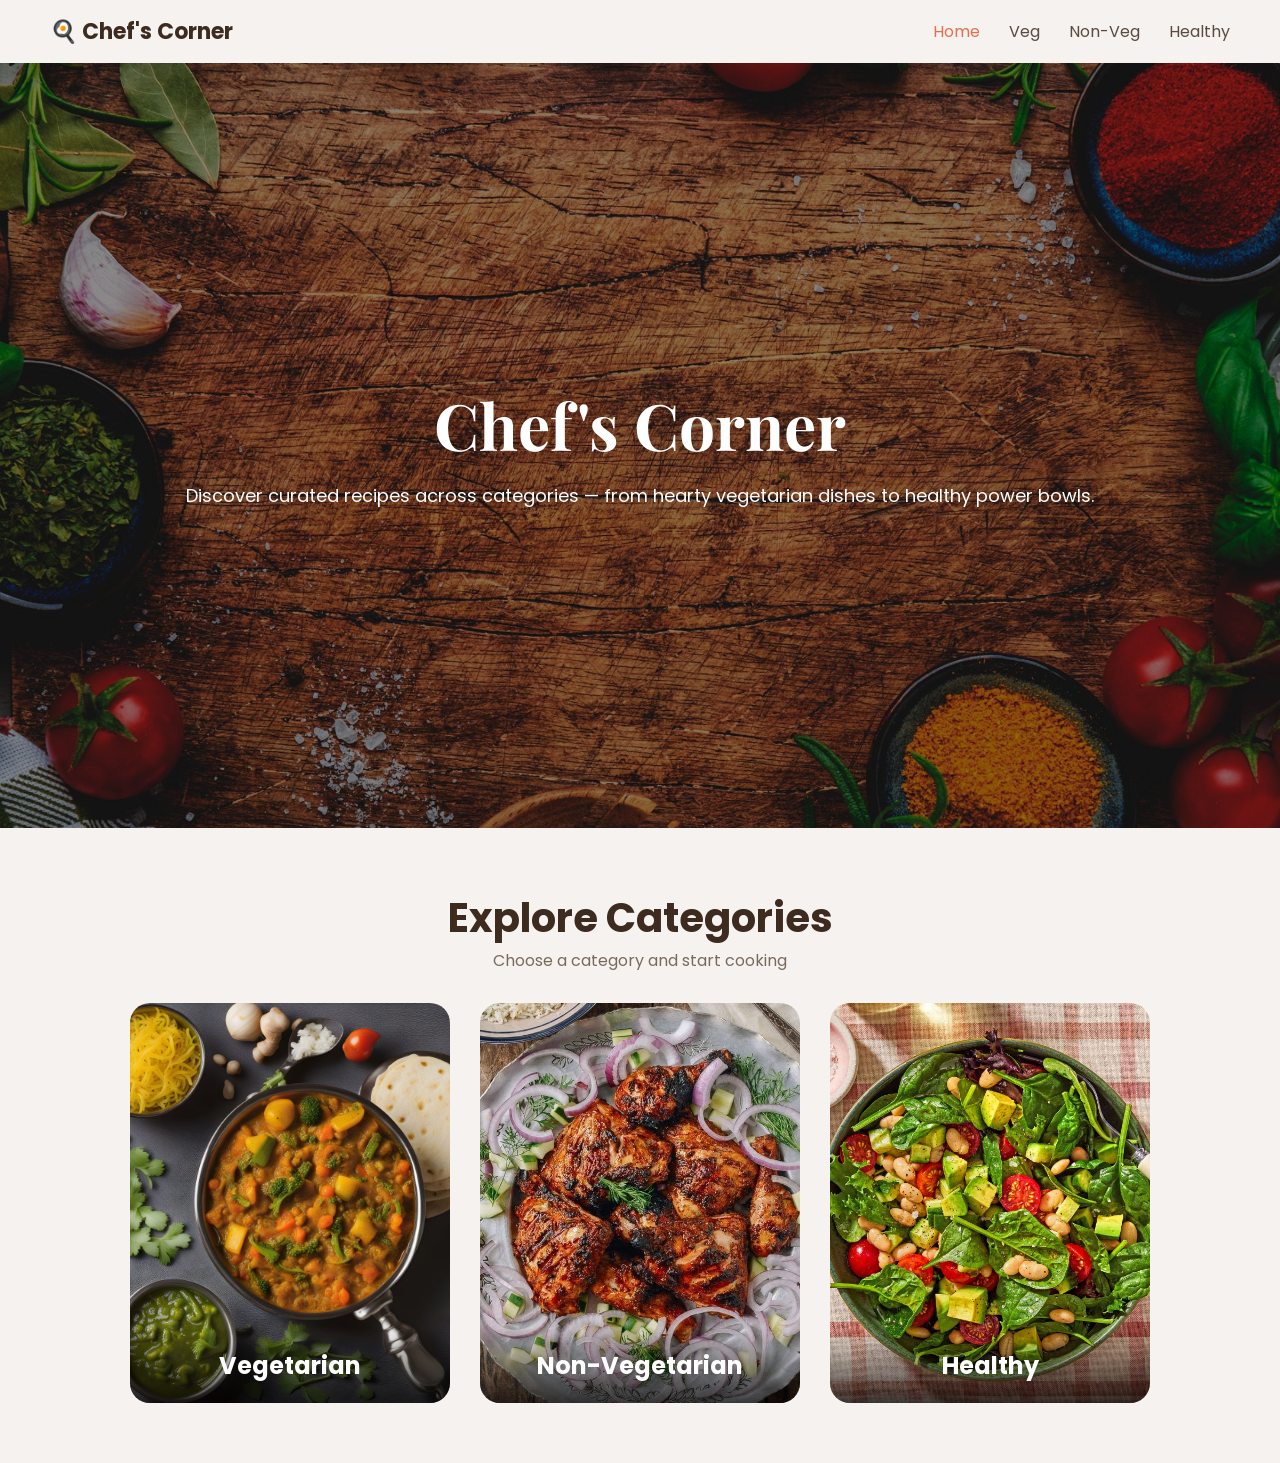
<file: index.html>
<!DOCTYPE html>
<html lang="en">
<head>
  <meta charset="UTF-8">
  <title>Chef's Corner</title>

  <!-- Fonts -->
  <link href="https://fonts.googleapis.com/css2?family=Playfair+Display:wght@600&family=Poppins&display=swap" rel="stylesheet">

  <link rel="stylesheet" href="style.css">
</head>
<body>

  <!-- 🔥 NAVBAR -->
  <header>
    <div class="logo">🍳 Chef's Corner</div>

    <nav>
      <a href="#" class="active">Home</a>
      <a href="veg.html">Veg</a>
      <a href="nonveg.html">Non-Veg</a>
      <a href="healthy.html">Healthy</a>
    </nav>
  </header>

  <!-- 🔥 HERO -->
  <section class="hero">
    <div class="hero-content">
      <h1>Chef's Corner</h1>
      <p>
        Discover curated recipes across categories — from hearty vegetarian dishes 
        to healthy power bowls.
      </p>
    </div>
  </section>

  <!-- 🔥 CATEGORY SECTION -->
  <section class="categories">
    <h1>Explore Categories</h1>
    <p>Choose a category and start cooking</p>

    <!-- Cards -->
    <div class="card-container">

      <a href="veg.html" class="card">
        <img src="images/veg.jpg" alt="Vegetarian">
        <div class="overlay">
          <h2>Vegetarian</h2>
        </div>
      </a>

      <a href="nonveg.html" class="card">
        <img src="images/nonveg.jpg" alt="Non Vegetarian">
        <div class="overlay">
          <h2>Non-Vegetarian</h2>
        </div>
      </a>

      <a href="healthy.html" class="card">
        <img src="images/healthy.jpg" alt="Healthy">
        <div class="overlay">
          <h2>Healthy</h2>
        </div>
      </a>

    </div>

  </section>

</body>
</html>
</file>
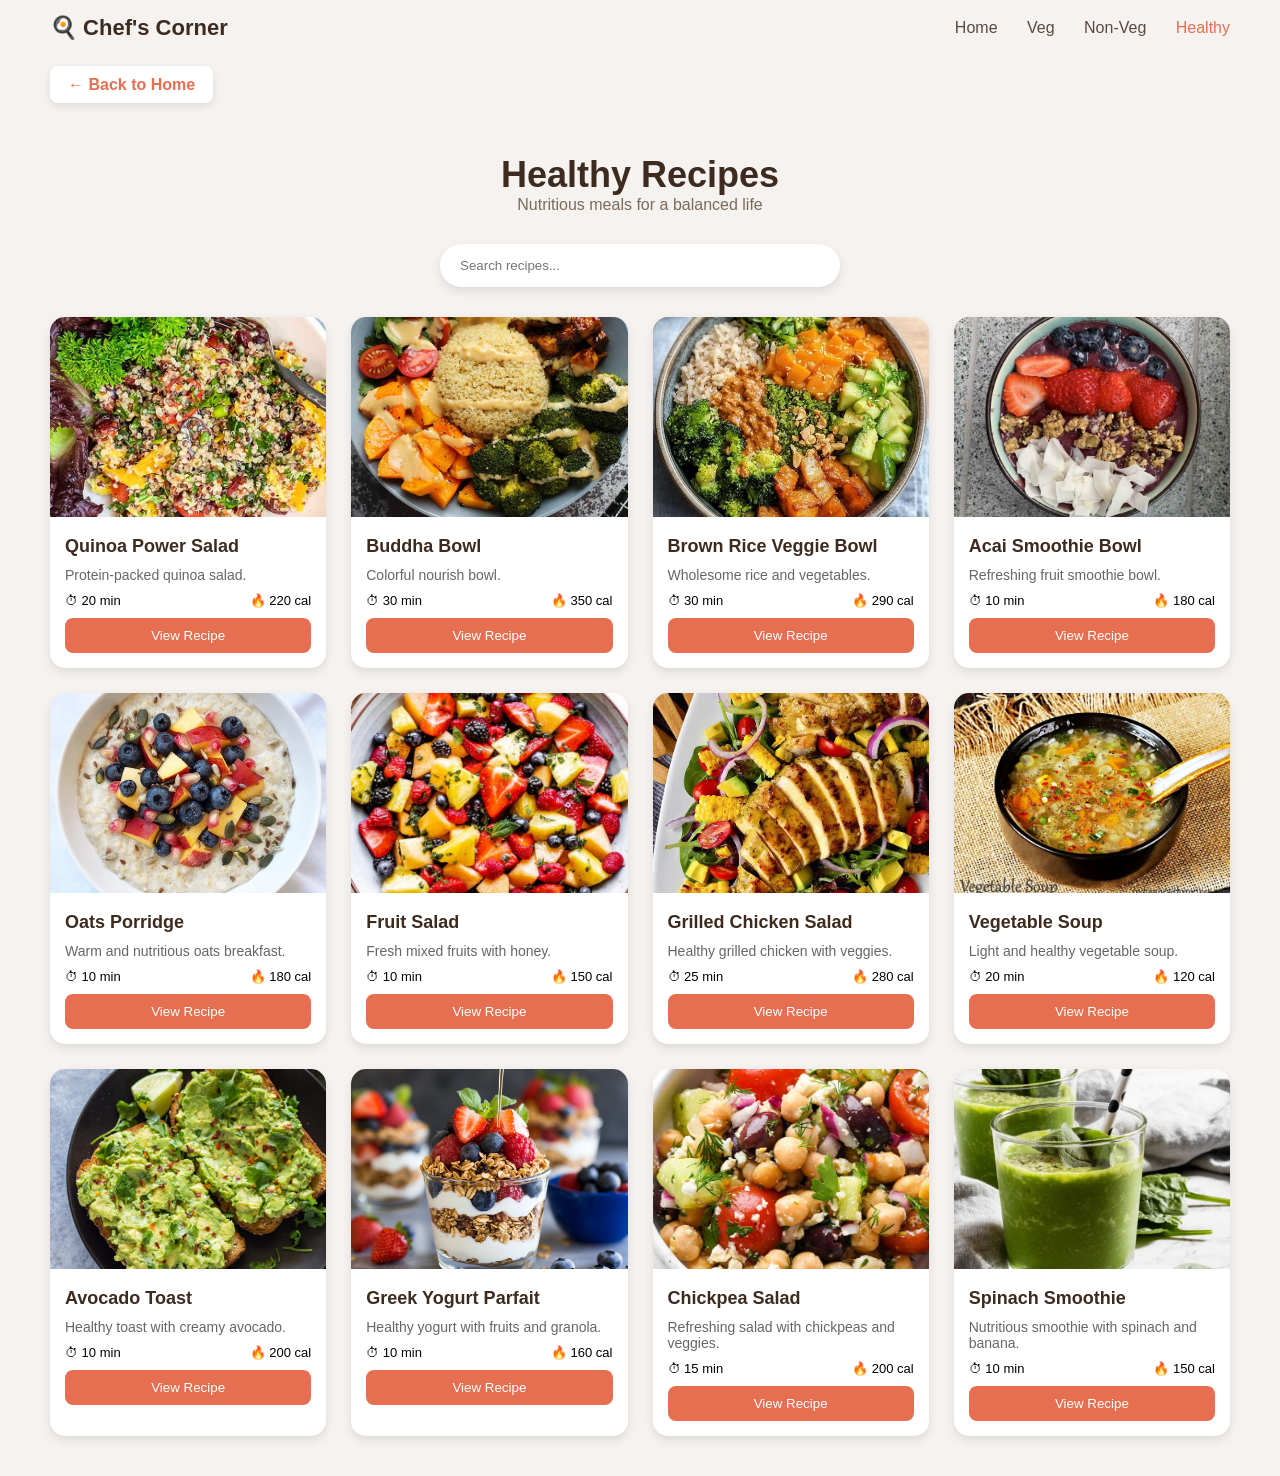
<file: healthy.html>
<!DOCTYPE html>
<html lang="en">
<head>
  <meta charset="UTF-8">
  <title>Healthy Recipes</title>
  <link rel="stylesheet" href="style.css">
</head>
<body>

<header>
  <div class="logo">🍳 Chef's Corner</div>

  <nav>
    <a href="index.html">Home</a>
    <a href="veg.html">Veg</a>
    <a href="nonveg.html">Non-Veg</a>
    <a href="healthy.html" class="active">Healthy</a>
  </nav>
</header>

<div class="back-btn">
  <a href="index.html" class="back-home">← Back to Home</a>
</div>

<section class="recipe-page">

  <h1>Healthy Recipes</h1>
  <p class="subtitle">Nutritious meals for a balanced life</p>

  <!-- SEARCH -->
  <div class="search-box">
    <input type="text" id="searchInput" placeholder="Search recipes...">
  </div>

  <!-- RECIPE CARDS -->
  <div class="card-container">

    <!-- Quinoa -->
    <div class="recipe-card">
      <img src="images/quinoa.jpg">

      <div class="recipe-content">
        <h2>Quinoa Power Salad</h2>
        <p>Protein-packed quinoa salad.</p>

        <div class="meta">
          <span>⏱ 20 min</span>
          <span>🔥 220 cal</span>
        </div>

        <a href="recipe.html?recipe=quinoa&from=healthy.html">
          <button>View Recipe</button>
        </a>
      </div>
    </div>

    <!-- Buddha Bowl -->
    <div class="recipe-card">
      <img src="images/buddha.jpg">

      <div class="recipe-content">
        <h2>Buddha Bowl</h2>
        <p>Colorful nourish bowl.</p>

        <div class="meta">
          <span>⏱ 30 min</span>
          <span>🔥 350 cal</span>
        </div>

        <a href="recipe.html?recipe=buddhabowl&from=healthy.html">
          <button>View Recipe</button>
        </a>
      </div>
    </div>

    <!-- Brown Rice -->
    <div class="recipe-card">
      <img src="images/brown.jpg">

      <div class="recipe-content">
        <h2>Brown Rice Veggie Bowl</h2>
        <p>Wholesome rice and vegetables.</p>

        <div class="meta">
          <span>⏱ 30 min</span>
          <span>🔥 290 cal</span>
        </div>

        <a href="recipe.html?recipe=brownrice&from=healthy.html">
          <button>View Recipe</button>
        </a>
      </div>
    </div>

    <!-- Acai -->
    <div class="recipe-card">
      <img src="images/acai.jpg">

      <div class="recipe-content">
        <h2>Acai Smoothie Bowl</h2>
        <p>Refreshing fruit smoothie bowl.</p>

        <div class="meta">
          <span>⏱ 10 min</span>
          <span>🔥 180 cal</span>
        </div>

        <a href="recipe.html?recipe=acai&from=healthy.html">
          <button>View Recipe</button>
        </a>
      </div>
    </div>

<!-- Oats Porridge -->
<div class="recipe-card">
  <img src="images/oats.jpg">

  <div class="recipe-content">
    <h2>Oats Porridge</h2>
    <p>Warm and nutritious oats breakfast.</p>

    <div class="meta">
      <span>⏱ 10 min</span>
      <span>🔥 180 cal</span>
    </div>

    <a href="recipe.html?recipe=oats&from=healthy.html">
      <button>View Recipe</button>
    </a>
  </div>
</div>


<!-- Fruit Salad -->
<div class="recipe-card">
  <img src="images/fruitsalad.jpg">

  <div class="recipe-content">
    <h2>Fruit Salad</h2>
    <p>Fresh mixed fruits with honey.</p>

    <div class="meta">
      <span>⏱ 10 min</span>
      <span>🔥 150 cal</span>
    </div>

    <a href="recipe.html?recipe=fruitsalad&from=healthy.html">
      <button>View Recipe</button>
    </a>
  </div>
</div>


<!-- Grilled Chicken Salad -->
<div class="recipe-card">
  <img src="images/grilledchicken.jpg">

  <div class="recipe-content">
    <h2>Grilled Chicken Salad</h2>
    <p>Healthy grilled chicken with veggies.</p>

    <div class="meta">
      <span>⏱ 25 min</span>
      <span>🔥 280 cal</span>
    </div>

    <a href="recipe.html?recipe=grilledchicken&from=healthy.html">
      <button>View Recipe</button>
    </a>
  </div>
</div>


<!-- Vegetable Soup -->
<div class="recipe-card">
  <img src="images/vegsoup.jpg">

  <div class="recipe-content">
    <h2>Vegetable Soup</h2>
    <p>Light and healthy vegetable soup.</p>

    <div class="meta">
      <span>⏱ 20 min</span>
      <span>🔥 120 cal</span>
    </div>

    <a href="recipe.html?recipe=vegsoup&from=healthy.html">
      <button>View Recipe</button>
    </a>
  </div>
</div>


<!-- Avocado Toast -->
<div class="recipe-card">
  <img src="images/avocado.jpg">

  <div class="recipe-content">
    <h2>Avocado Toast</h2>
    <p>Healthy toast with creamy avocado.</p>

    <div class="meta">
      <span>⏱ 10 min</span>
      <span>🔥 200 cal</span>
    </div>

    <a href="recipe.html?recipe=avocado&from=healthy.html">
      <button>View Recipe</button>
    </a>
  </div>
</div>


<div class="recipe-card">
  <img src="images/parfait.jpg">

  <div class="recipe-content">
    <h2>Greek Yogurt Parfait</h2>
    <p>Healthy yogurt with fruits and granola.</p>

    <div class="meta">
      <span>⏱ 10 min</span>
      <span>🔥 160 cal</span>
    </div>

    <a href="recipe.html?recipe=parfait&from=healthy.html">
      <button>View Recipe</button>
    </a>
  </div>
</div>

<!-- Chickpea Salad (Healthy) -->
<div class="recipe-card">
  <img src="images/chickpea.jpg">
  <div class="recipe-content">
    <h2>Chickpea Salad</h2>
    <p>Refreshing salad with chickpeas and veggies.</p>
    <div class="meta">
      <span>⏱ 15 min</span>
      <span>🔥 200 cal</span>
    </div>
    <a href="recipe.html?recipe=chickpeasalad&from=healthy.html">
      <button>View Recipe</button>
    </a>
  </div>
</div>

<!-- Spinach Smoothie (Healthy) -->
<div class="recipe-card">
  <img src="images/spinach.jpg">
  <div class="recipe-content">
    <h2>Spinach Smoothie</h2>
    <p>Nutritious smoothie with spinach and banana.</p>
    <div class="meta">
      <span>⏱ 10 min</span>
      <span>🔥 150 cal</span>
    </div>
    <a href="recipe.html?recipe=spinachsmoothie&from=healthy.html">
      <button>View Recipe</button>
    </a>
  </div>
</div>



  <!-- NO RESULTS -->
  <p id="noResults" class="no-results">No recipes found 😕</p>

</section>

<script src="script.js"></script>
</body>
</html>
</file>
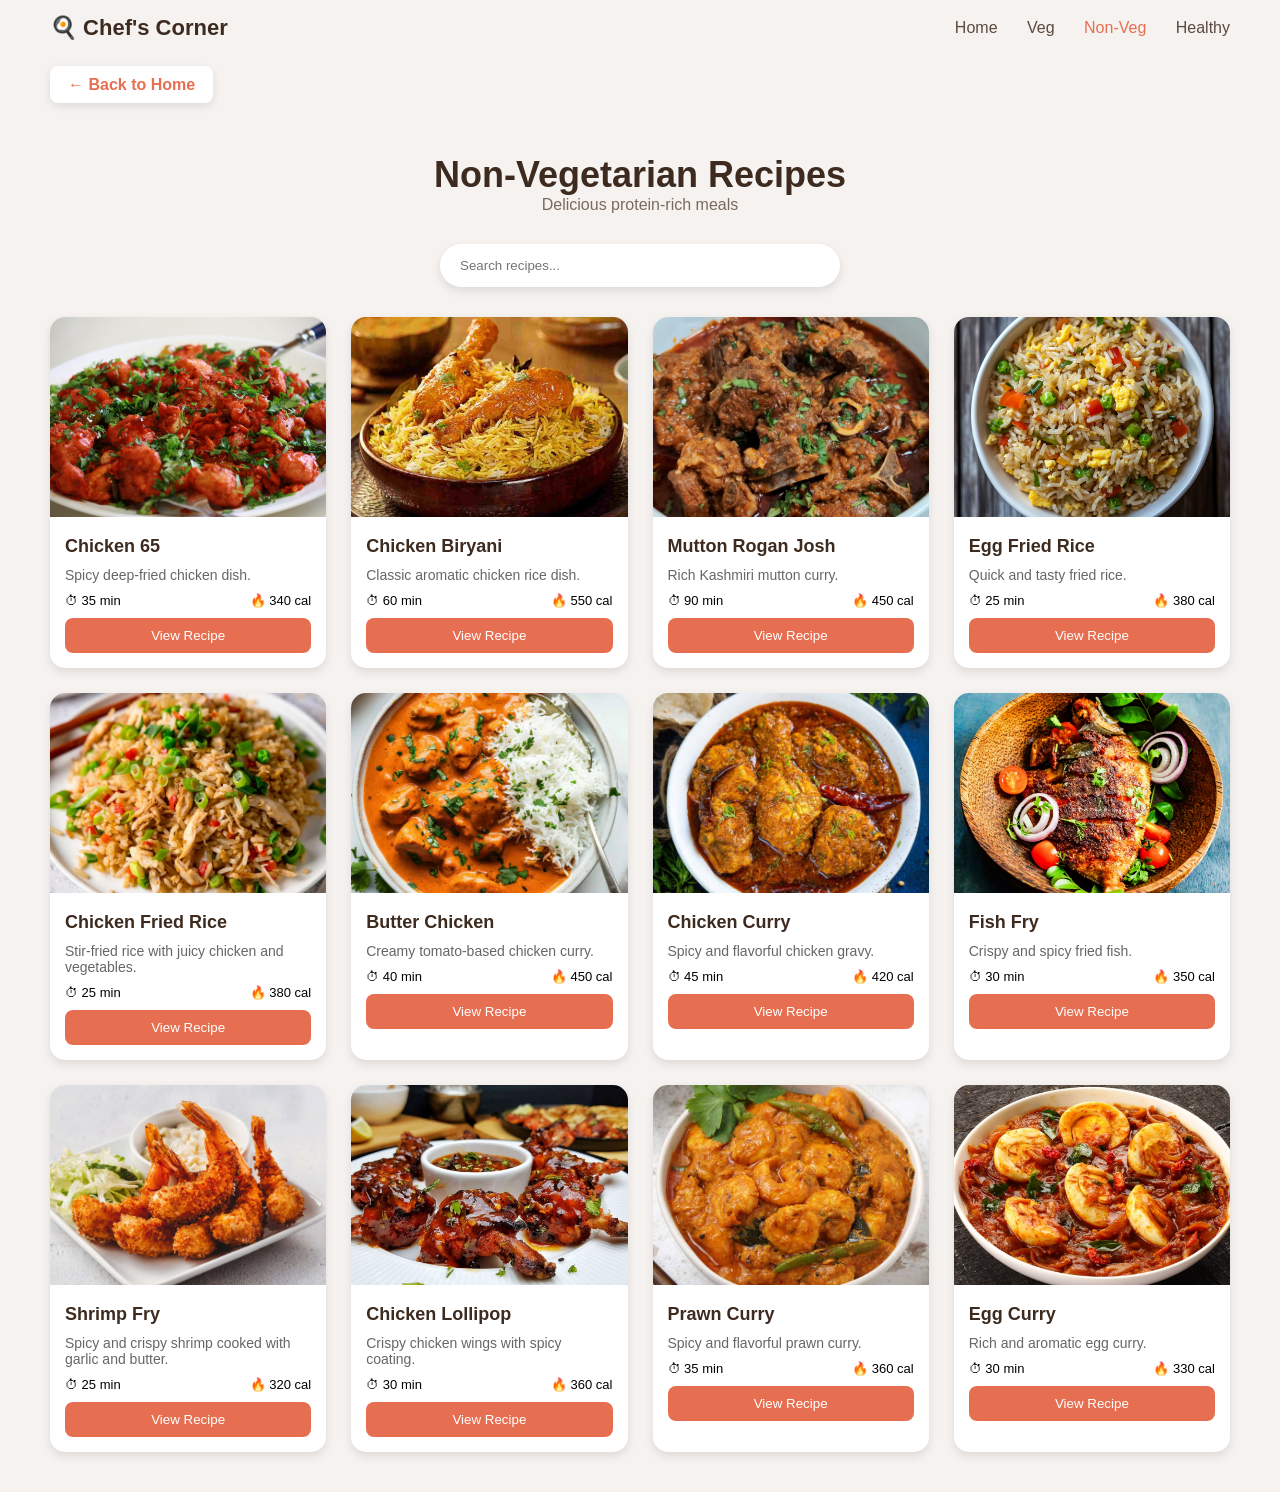
<file: nonveg.html>
<!DOCTYPE html>
<html lang="en">
<head>
  <meta charset="UTF-8">
  <title>Non-Vegetarian Recipes</title>
  <link rel="stylesheet" href="style.css">
</head>
<body>

<header>
  <div class="logo">🍳 Chef's Corner</div>

  <nav>
    <a href="index.html">Home</a>
    <a href="veg.html">Veg</a>
    <a href="nonveg.html" class="active">Non-Veg</a>
    <a href="healthy.html">Healthy</a>
  </nav>
</header>

<div class="back-btn">
  <a href="index.html" class="back-home">← Back to Home</a>
</div>

<section class="recipe-page">

  <h1>Non-Vegetarian Recipes</h1>
  <p class="subtitle">Delicious protein-rich meals</p>

  <!-- SEARCH -->
  <div class="search-box">
    <input type="text" id="searchInput" placeholder="Search recipes...">
  </div>

  <!-- RECIPE CARDS -->
  <div class="card-container">

    <!-- Chicken 65 -->
    <div class="recipe-card">
      <img src="images/chicken65.jpg">

      <div class="recipe-content">
        <h2>Chicken 65</h2>
        <p>Spicy deep-fried chicken dish.</p>

        <div class="meta">
          <span>⏱ 35 min</span>
          <span>🔥 340 cal</span>
        </div>

        <a href="recipe.html?recipe=chicken65&from=nonveg.html">
          <button>View Recipe</button>
        </a>
      </div>
    </div>

    <!-- Chicken Biryani -->
    <div class="recipe-card">
      <img src="images/cbiryani.jpg">

      <div class="recipe-content">
        <h2>Chicken Biryani</h2>
        <p>Classic aromatic chicken rice dish.</p>

        <div class="meta">
          <span>⏱ 60 min</span>
          <span>🔥 550 cal</span>
        </div>

        <a href="recipe.html?recipe=chickenbiryani&from=nonveg.html">
          <button>View Recipe</button>
        </a>
      </div>
    </div>

    <!-- Rogan Josh -->
    <div class="recipe-card">
      <img src="images/rogan.jpg">

      <div class="recipe-content">
        <h2>Mutton Rogan Josh</h2>
        <p>Rich Kashmiri mutton curry.</p>

        <div class="meta">
          <span>⏱ 90 min</span>
          <span>🔥 450 cal</span>
        </div>

        <a href="recipe.html?recipe=roganjosh&from=nonveg.html">
          <button>View Recipe</button>
        </a>
      </div>
    </div>

    <!-- Egg Fried Rice -->
    <div class="recipe-card">
      <img src="images/eggfried.jpg">

      <div class="recipe-content">
        <h2>Egg Fried Rice</h2>
        <p>Quick and tasty fried rice.</p>

        <div class="meta">
          <span>⏱ 25 min</span>
          <span>🔥 380 cal</span>
        </div>

        <a href="recipe.html?recipe=eggfried&from=nonveg.html">
          <button>View Recipe</button>
        </a>
      </div>
    </div>

<!-- Chicken Fried Rice -->
<div class="recipe-card">
  <img src="images/chickenfriedrice.jpg">

  <div class="recipe-content">
    <h2>Chicken Fried Rice</h2>
    <p>Stir-fried rice with juicy chicken and vegetables.</p>

    <div class="meta">
      <span>⏱ 25 min</span>
      <span>🔥 380 cal</span>
    </div>

    <a href="recipe.html?recipe=chickenfriedrice&from=nonveg.html">
      <button>View Recipe</button>
    </a>
  </div>
</div>


<!-- Butter Chicken -->
<div class="recipe-card">
  <img src="images/butterchicken.jpg">

  <div class="recipe-content">
    <h2>Butter Chicken</h2>
    <p>Creamy tomato-based chicken curry.</p>

    <div class="meta">
      <span>⏱ 40 min</span>
      <span>🔥 450 cal</span>
    </div>

    <a href="recipe.html?recipe=butterchicken&from=nonveg.html">
      <button>View Recipe</button>
    </a>
  </div>
</div>


<!-- Chicken Curry -->
<div class="recipe-card">
  <img src="images/chickencurry.jpg">

  <div class="recipe-content">
    <h2>Chicken Curry</h2>
    <p>Spicy and flavorful chicken gravy.</p>

    <div class="meta">
      <span>⏱ 45 min</span>
      <span>🔥 420 cal</span>
    </div>

    <a href="recipe.html?recipe=chickencurry&from=nonveg.html">
      <button>View Recipe</button>
    </a>
  </div>
</div>


<!-- Fish Fry -->
<div class="recipe-card">
  <img src="images/fishfry.jpg">

  <div class="recipe-content">
    <h2>Fish Fry</h2>
    <p>Crispy and spicy fried fish.</p>

    <div class="meta">
      <span>⏱ 30 min</span>
      <span>🔥 350 cal</span>
    </div>

    <a href="recipe.html?recipe=fishfry&from=nonveg.html">
      <button>View Recipe</button>
    </a>
  </div>
</div>


<!-- Shrimp Fry -->
<div class="recipe-card">
  <img src="images/shrimp.jpg">

  <div class="recipe-content">
    <h2>Shrimp Fry</h2>
    <p>Spicy and crispy shrimp cooked with garlic and butter.</p>

    <div class="meta">
      <span>⏱ 25 min</span>
      <span>🔥 320 cal</span>
    </div>

    <a href="recipe.html?recipe=shrimp&from=nonveg.html">
      <button>View Recipe</button>
    </a>
  </div>
</div>



<!-- Chicken Lollipop -->
<div class="recipe-card">
  <img src="images/chickenlollipop.jpg">

  <div class="recipe-content">
    <h2>Chicken Lollipop</h2>
    <p>Crispy chicken wings with spicy coating.</p>

    <div class="meta">
      <span>⏱ 30 min</span>
      <span>🔥 360 cal</span>
    </div>

    <a href="recipe.html?recipe=chickenlollipop&from=nonveg.html">
      <button>View Recipe</button>
    </a>
  </div>
</div>

<!-- Prawn Curry (Non-Veg) -->
<div class="recipe-card">
  <img src="images/prawn.jpg">
  <div class="recipe-content">
    <h2>Prawn Curry</h2>
    <p>Spicy and flavorful prawn curry.</p>
    <div class="meta">
      <span>⏱ 35 min</span>
      <span>🔥 360 cal</span>
    </div>
    <a href="recipe.html?recipe=prawncurry&from=nonveg.html">
      <button>View Recipe</button>
    </a>
  </div>
</div>

<!-- Egg Curry (Non-Veg) -->
<div class="recipe-card">
  <img src="images/egg.jpg">
  <div class="recipe-content">
    <h2>Egg Curry</h2>
    <p>Rich and aromatic egg curry.</p>
    <div class="meta">
      <span>⏱ 30 min</span>
      <span>🔥 330 cal</span>
    </div>
    <a href="recipe.html?recipe=eggcurry&from=nonveg.html">
      <button>View Recipe</button>
    </a>
  </div>
</div>


  <!-- NO RESULTS -->
  <p id="noResults" class="no-results">No recipes found 😕</p>

</section>

<script src="script.js"></script>
</body>
</html>
</file>
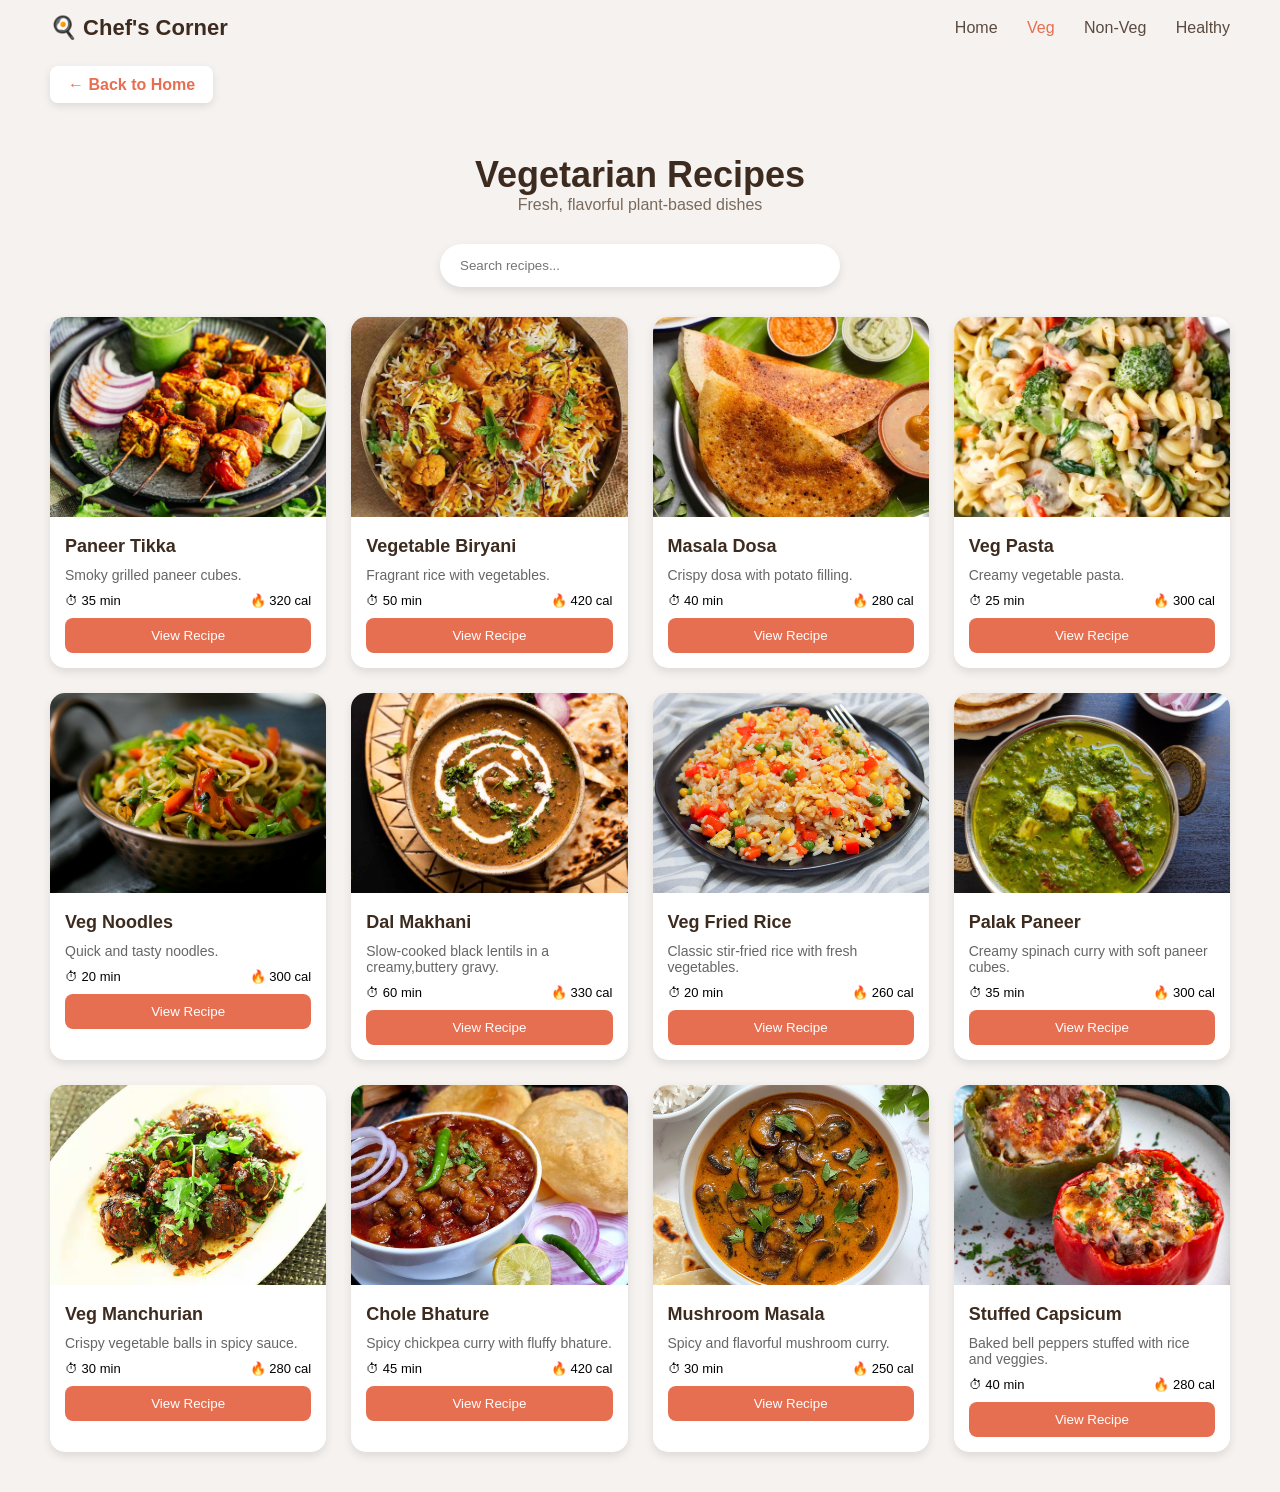
<file: veg.html>
<!DOCTYPE html>
<html lang="en">
<head>
  <meta charset="UTF-8">
  <title>Vegetarian Recipes</title>
  <link rel="stylesheet" href="style.css">
</head>
<body>

<header>
  <div class="logo">🍳 Chef's Corner</div>

  <nav>
    <a href="index.html">Home</a>
    <a href="veg.html" class="active">Veg</a>
    <a href="nonveg.html">Non-Veg</a>
    <a href="healthy.html">Healthy</a>
  </nav>
</header>

<div class="back-btn">
  <a href="index.html" class="back-home">← Back to Home</a>
</div>

<section class="recipe-page">

  <h1>Vegetarian Recipes</h1>
  <p class="subtitle">Fresh, flavorful plant-based dishes</p>

  <!-- SEARCH -->
  <div class="search-box">
    <input type="text" id="searchInput" placeholder="Search recipes...">
  </div>

  <!-- RECIPE CARDS -->
  <div class="card-container">

    <!-- Paneer -->
    <div class="recipe-card">
      <img src="images/paneer.jpg">

      <div class="recipe-content">
        <h2>Paneer Tikka</h2>
        <p>Smoky grilled paneer cubes.</p>

        <div class="meta">
          <span>⏱ 35 min</span>
          <span>🔥 320 cal</span>
        </div>

        <a href="recipe.html?recipe=paneer&from=veg.html">
          <button>View Recipe</button>
        </a>
      </div>
    </div>

    <!-- Biryani -->
    <div class="recipe-card">
      <img src="images/biryani.jpg">

      <div class="recipe-content">
        <h2>Vegetable Biryani</h2>
        <p>Fragrant rice with vegetables.</p>

        <div class="meta">
          <span>⏱ 50 min</span>
          <span>🔥 420 cal</span>
        </div>

        <a href="recipe.html?recipe=biryani&from=veg.html">
          <button>View Recipe</button>
        </a>
      </div>
    </div>

    <!-- Dosa -->
    <div class="recipe-card">
      <img src="images/dosa.jpg">

      <div class="recipe-content">
        <h2>Masala Dosa</h2>
        <p>Crispy dosa with potato filling.</p>

        <div class="meta">
          <span>⏱ 40 min</span>
          <span>🔥 280 cal</span>
        </div>

        <a href="recipe.html?recipe=dosa&from=veg.html">
          <button>View Recipe</button>
        </a>
      </div>
    </div>

    <!-- Pasta -->
    <div class="recipe-card">
      <img src="images/pasta.jpg">

      <div class="recipe-content">
        <h2>Veg Pasta</h2>
        <p>Creamy vegetable pasta.</p>

        <div class="meta">
          <span>⏱ 25 min</span>
          <span>🔥 300 cal</span>
        </div>

        <a href="recipe.html?recipe=pasta&from=veg.html">
          <button>View Recipe</button>
        </a>
      </div>
    </div>

<!-- veg noodles -->
  <div class="recipe-card">

  <img src="images/noodles.jpg">

  <div class="recipe-content">

    <h2>Veg Noodles</h2>

    <p>Quick and tasty noodles.</p>

    <div class="meta">
      <span>⏱ 20 min</span>
      <span>🔥 300 cal</span>
    </div>

    <a href="recipe.html?recipe=noodles&from=veg.html">
      <button>View Recipe</button>
    </a>

  </div>
</div>

<!-- dal makhani -->
    <div class="recipe-card">
      <img src="images/dal.jpg">

      <div class="recipe-content">
        <h2>Dal Makhani</h2>
        <p>Slow-cooked black lentils in a creamy,buttery gravy.</p>

        <div class="meta">
          <span>⏱ 60 min</span>
          <span>🔥 330 cal</span>
        </div>

        <a href="recipe.html?recipe=dal&from=veg.html">
          <button>View Recipe</button>
        </a>
      </div>
    </div>

    <!-- Veg Fried Rice -->
<div class="recipe-card">
  <img src="images/vegfriedrice.jpg">

  <div class="recipe-content">
    <h2>Veg Fried Rice</h2>
    <p>Classic stir-fried rice with fresh vegetables.</p>

    <div class="meta">
      <span>⏱ 20 min</span>
      <span>🔥 260 cal</span>
    </div>

    <a href="recipe.html?recipe=vegfriedrice&from=veg.html">
      <button>View Recipe</button>
    </a>
  </div>
</div>


<!-- Palak Paneer -->
<div class="recipe-card">
  <img src="images/palakpaneer.jpg">

  <div class="recipe-content">
    <h2>Palak Paneer</h2>
    <p>Creamy spinach curry with soft paneer cubes.</p>

    <div class="meta">
      <span>⏱ 35 min</span>
      <span>🔥 300 cal</span>
    </div>

    <a href="recipe.html?recipe=palakpaneer&from=veg.html">
      <button>View Recipe</button>
    </a>
  </div>
</div>


<!-- Veg Manchurian -->
<div class="recipe-card">
  <img src="images/manchurian.jpg">

  <div class="recipe-content">
    <h2>Veg Manchurian</h2>
    <p>Crispy vegetable balls in spicy sauce.</p>

    <div class="meta">
      <span>⏱ 30 min</span>
      <span>🔥 280 cal</span>
    </div>

    <a href="recipe.html?recipe=vegmanchurian&from=veg.html">
      <button>View Recipe</button>
    </a>
  </div>
</div>


<!-- Chole Bhature -->
<div class="recipe-card">
  <img src="images/cholebhature.jpg">

  <div class="recipe-content">
    <h2>Chole Bhature</h2>
    <p>Spicy chickpea curry with fluffy bhature.</p>

    <div class="meta">
      <span>⏱ 45 min</span>
      <span>🔥 420 cal</span>
    </div>

    <a href="recipe.html?recipe=cholebhature&from=veg.html">
      <button>View Recipe</button>
    </a>
  </div>
</div>

<!-- Mushroom Masala (Veg) -->
<div class="recipe-card">
  <img src="images/mushroom.jpg">
  <div class="recipe-content">
    <h2>Mushroom Masala</h2>
    <p>Spicy and flavorful mushroom curry.</p>
    <div class="meta">
      <span>⏱ 30 min</span>
      <span>🔥 250 cal</span>
    </div>
    <a href="recipe.html?recipe=mushroommasala&from=veg.html">
      <button>View Recipe</button>
    </a>
  </div>
</div>

<!-- Stuffed Capsicum (Veg) -->
<div class="recipe-card">
  <img src="images/stuffedcapsicum.jpg">
  <div class="recipe-content">
    <h2>Stuffed Capsicum</h2>
    <p>Baked bell peppers stuffed with rice and veggies.</p>
    <div class="meta">
      <span>⏱ 40 min</span>
      <span>🔥 280 cal</span>
    </div>
    <a href="recipe.html?recipe=stuffedcapsicum&from=veg.html">
      <button>View Recipe</button>
    </a>
  </div>
</div>


  <!-- NO RESULTS MESSAGE -->
  <p id="noResults" class="no-results">No recipes found 😕</p>

</section>

<script src="script.js"></script>
</body>
</html>
</file>
<file: style.css>
/* RESET */
* {
  margin: 0;
  padding: 0;
  box-sizing: border-box;
}

body {
  font-family: 'Poppins', sans-serif;
  background: #f5f2ef;
}

/* ================= NAVBAR ================= */

header {
  display: flex;
  justify-content: space-between;
  align-items: center;
  padding: 15px 50px;
  background: #f5f2ef;
}

.logo {
  font-size: 22px;
  font-weight: bold;
  color: #3d2b1f;
}

nav a {
  margin-left: 25px;
  text-decoration: none;
  color: #5a4a3f;
  transition: 0.3s;
}

nav a:hover,
nav .active {
  color: #e76f51;
}

/* ================= HERO (HOME PAGE ONLY) ================= */

.hero {
  height: 85vh;
  background: url("images/hero.jpg") center/cover no-repeat;
  display: flex;
  align-items: center;
  justify-content: center;
  position: relative;
}

.hero::before {
  content: "";
  position: absolute;
  width: 100%;
  height: 100%;
  background: rgba(0,0,0,0.45);
}

.hero-content {
  position: relative;
  text-align: center;
  color: white;
}

.hero h1 {
  font-family: 'Playfair Display', serif;
  font-size: 64px;
}

.hero p {
  font-size: 18px;
  margin-top: 15px;
}

/* ================= CATEGORY SECTION (HOME PAGE) ================= */

.categories {
  text-align: center;
  padding: 60px 20px;
  background: #f5f2ef;
}

.categories h1 {
  font-size: 40px;
  color: #3d2b1f;
}

.categories p {
  color: #7a6a5c;
}

/* HOME PAGE CARDS */

.card-container {
  display: flex;
  justify-content: center;
  gap: 30px;
  flex-wrap: wrap;
  margin-top: 30px;
}

.card {
  width: 320px;
  height: 400px;
  border-radius: 20px;
  overflow: hidden;
  position: relative;
  cursor: pointer;
  transition: 0.3s;
}

.card img {
  width: 100%;
  height: 100%;
  object-fit: cover;
}

.overlay {
  position: absolute;
  bottom: 0;
  width: 100%;
  padding: 20px;
  color: white;
  background: linear-gradient(to top, rgba(0,0,0,0.7), transparent);
}

.card:hover {
  transform: scale(1.05);
}

/* ================= SEARCH BOX ================= */

.search-box {
  display: flex;
  justify-content: center;
  margin: 30px 0;
}

.search-box input {
  width: 50%;
  max-width: 400px;
  padding: 14px 20px;
  border-radius: 30px;
  border: none;
  outline: none;
  background: white;
  box-shadow: 0 4px 10px rgba(0,0,0,0.1);
}

/* ================= RECIPE PAGE ================= */

.recipe-page {
  padding: 40px 0;
  background: #f5f2ef;
  min-height: 100vh;
}

.recipe-page h1 {
  font-size: 36px;
  color: #3d2b1f;
  text-align: center;
}

.subtitle {
  text-align: center;
  color: #7a6a5c;
  margin-bottom: 20px;
}

/* ================= RECIPE CARDS ================= */

.recipe-page .card-container {
  display: grid;
  grid-template-columns: repeat(4, 1fr);
  gap: 25px;
  margin-top: 30px;
  padding: 0 50px;
}

.recipe-card {
  background: white;
  border-radius: 15px;
  overflow: hidden;
  box-shadow: 0 4px 10px rgba(0,0,0,0.1);
  transition: 0.3s;
  text-align: left;
}

.recipe-card:hover {
  transform: translateY(-5px);
}

.recipe-card img {
  width: 100%;
  height: 200px;
  object-fit: cover;
}

.recipe-content {
  padding: 15px;
}

.recipe-content h2 {
  font-size: 18px;
  color: #3d2b1f;
}

.recipe-content p {
  font-size: 14px;
  color: #666;
  margin: 10px 0;
}

.meta {
  display: flex;
  justify-content: space-between;
  font-size: 13px;
  margin-bottom: 10px;
}

.recipe-content button {
  width: 100%;
  padding: 10px;
  background: #e76f51;
  border: none;
  color: white;
  border-radius: 8px;
  cursor: pointer;
  transition: 0.3s;
}

.recipe-content button:hover {
  background: #d65a3f;
}

/* ================= NO RESULTS ================= */

.no-results {
  display: none;
  margin-top: 20px;
  color: red;
  font-size: 18px;
  text-align: center;
}

/* ================= BACK BUTTON ================= */

.back-btn {
  padding: 20px 50px;
}

.back-home {
  text-decoration: none;
  background: white;
  color: #e76f51;
  padding: 10px 18px;
  border-radius: 8px;
  box-shadow: 0 3px 8px rgba(0,0,0,0.1);
  font-weight: bold;
  transition: 0.3s;
}

.back-home:hover {
  background: #e76f51;
  color: white;
}

/* ================= RECIPE DETAILS PAGE ================= */

.recipe-details {
  max-width: 1000px;
  margin: auto;
  padding: 40px 20px;
}

/* BIG IMAGE */

.recipe-image {
  width: 100%;
  height: 420px;
  object-fit: cover;
  border-radius: 15px;
  margin-bottom: 30px;
}

/* TITLE */

.recipe-details h1 {
  font-size: 40px;
  color: #3d2b1f;
  margin-bottom: 10px;
}

/* SUBTITLE */

.recipe-subtitle {
  color: #7a6a5c;
  margin-bottom: 20px;
}

/* META */

.recipe-meta {
  display: flex;
  gap: 15px;
  margin-bottom: 30px;
  align-items: center;
}

.recipe-meta span {
  background: #eee;
  padding: 8px 14px;
  border-radius: 20px;
  font-size: 14px;
}

/* GRID */

.recipe-content-grid {
  display: grid;
  grid-template-columns: 1fr 1fr;
  gap: 50px;
}

.recipe-content-grid h2 {
  color: #3d2b1f;
  margin-bottom: 15px;
}

.recipe-content-grid ul {
  list-style: none;
}

.recipe-content-grid ul li {
  margin-bottom: 10px;
  position: relative;
  padding-left: 15px;
}

.recipe-content-grid ul li::before {
  content: "•";
  color: #e76f51;
  position: absolute;
  left: 0;
}

.recipe-content-grid ol li {
  margin-bottom: 12px;
}

/* ================= RESPONSIVE ================= */

@media (max-width: 1024px) {
  .recipe-page .card-container {
    grid-template-columns: repeat(2, 1fr);
  }
}

@media (max-width: 768px) {

  header {
    padding: 15px 20px;
  }

  .recipe-content-grid {
    grid-template-columns: 1fr;
  }

  .recipe-image {
    height: 250px;
  }

  .recipe-page .card-container {
    grid-template-columns: 1fr;
    padding: 0 20px;
  }

}
</file>
